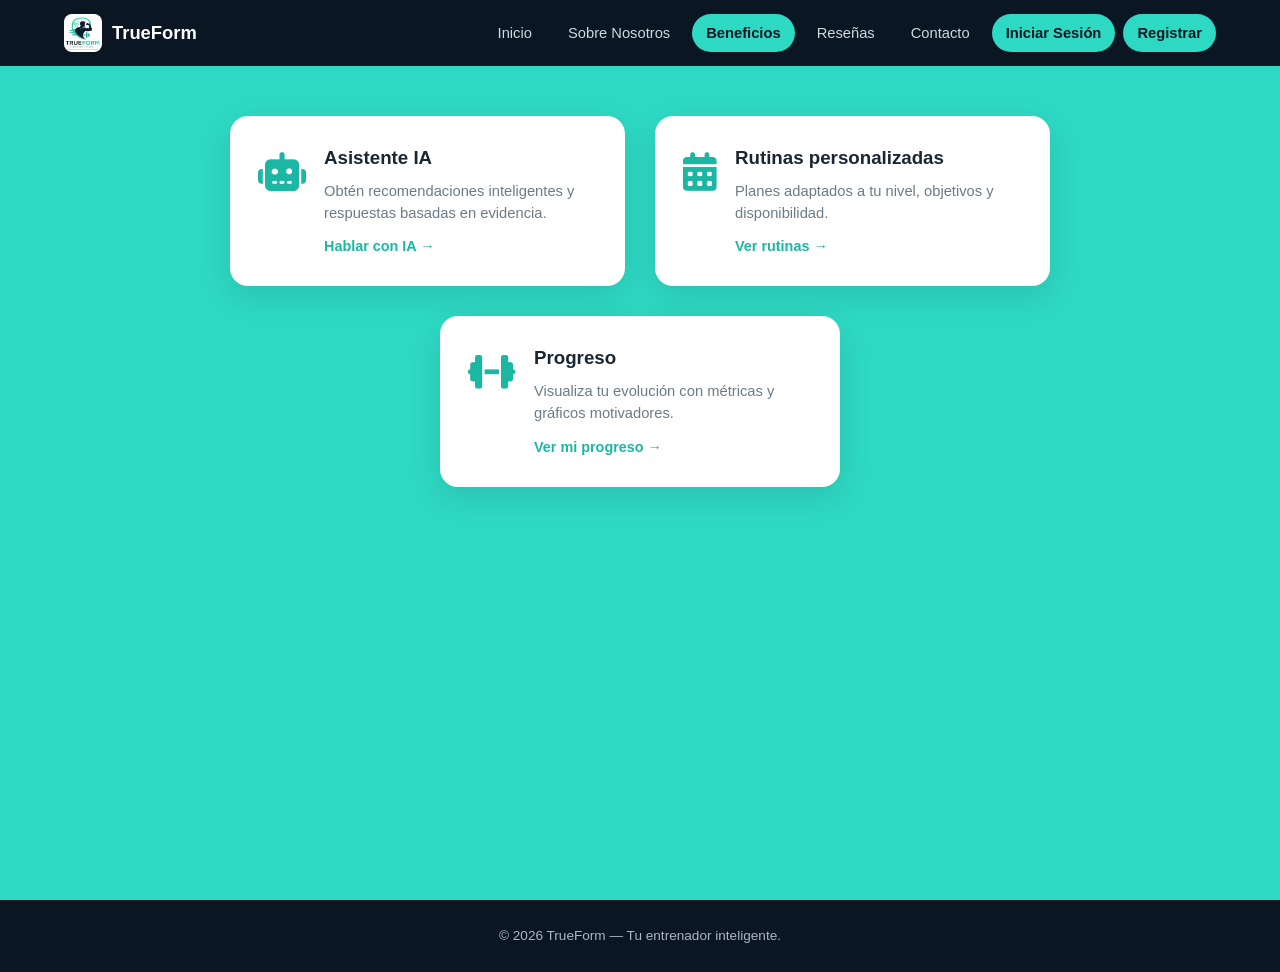
<file: html/beneficios.html>
<!DOCTYPE html>
<html lang="es">
<head>
  <meta charset="UTF-8">
  <meta name="viewport" content="width=device-width, initial-scale=1.0">
  <title>TrueForm - Beneficios</title>
  <link rel="stylesheet" href="../css/styles.css">
  <link rel="stylesheet" href="https://cdnjs.cloudflare.com/ajax/libs/font-awesome/6.5.1/css/all.min.css">
</head>
<body>

  <header class="navbar">
    <div class="nav-logo">
      <span class="logo-badge"><img src="../fotos/logo.jpeg" alt="TrueForm"></span>
      TrueForm
    </div>
    <button type="button" class="nav-toggle" aria-label="Abrir menu" onclick="toggleMenu()"><i class="fa-solid fa-bars"></i></button>
    <nav class="nav-links" id="navLinks">
      <a href="../index.html">Inicio</a>
      <a href="nosotros.html">Sobre Nosotros</a>
      <a href="beneficios.html" class="active">Beneficios</a>
      <a href="resenas.html">Reseñas</a>
      <a href="contacto.html">Contacto</a>
      <a href="login.html" class="btn-login">Iniciar Sesión</a>
      <a href="registro.html" class="btn-register">Registrar</a>
    </nav>
  </header>

  <main class="teal-page">
    <div class="container">
      <div class="benefit-grid">
        <div class="benefit-card">
          <div class="bc-icon"><i class="fa-solid fa-robot"></i></div>
          <div>
            <h3>Asistente IA</h3>
            <p>Obtén recomendaciones inteligentes y respuestas basadas en evidencia.</p>
            <a class="bc-link" href="#">Hablar con IA →</a>
          </div>
        </div>
        <div class="benefit-card">
          <div class="bc-icon"><i class="fa-solid fa-calendar-days"></i></div>
          <div>
            <h3>Rutinas personalizadas</h3>
            <p>Planes adaptados a tu nivel, objetivos y disponibilidad.</p>
            <a class="bc-link" href="#">Ver rutinas →</a>
          </div>
        </div>
        <div class="benefit-card center">
          <div class="bc-icon"><i class="fa-solid fa-dumbbell"></i></div>
          <div>
            <h3>Progreso</h3>
            <p>Visualiza tu evolución con métricas y gráficos motivadores.</p>
            <a class="bc-link" href="#">Ver mi progreso →</a>
          </div>
        </div>
      </div>
    </div>
  </main>

  <footer class="footer">© 2026 TrueForm — Tu entrenador inteligente.</footer>
  <script src="../js/main.js"></script>
</body>
</html>
</file>
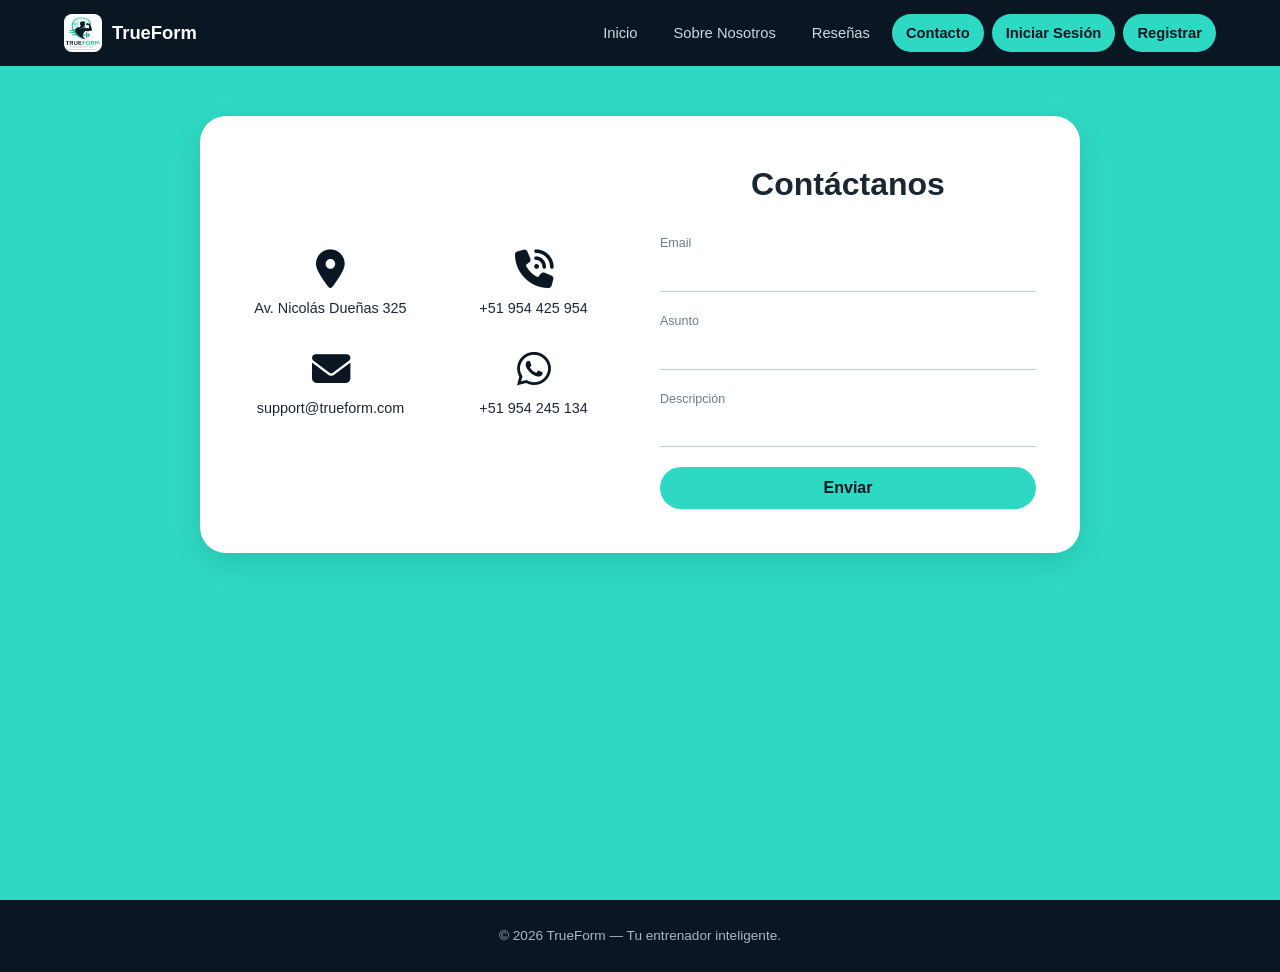
<file: html/contacto.html>
<!DOCTYPE html>
<html lang="es">
<head>
  <meta charset="UTF-8">
  <meta name="viewport" content="width=device-width, initial-scale=1.0">
  <title>TrueForm - Contacto</title>
  <link rel="stylesheet" href="../css/styles.css">
  <link rel="stylesheet" href="https://cdnjs.cloudflare.com/ajax/libs/font-awesome/6.5.1/css/all.min.css">
</head>
<body>

  <header class="navbar">
    <div class="nav-logo">
      <span class="logo-badge"><img src="../fotos/logo.jpeg" alt="TrueForm"></span>
      TrueForm
    </div>
    <button type="button" class="nav-toggle" aria-label="Abrir menu" onclick="toggleMenu()"><i class="fa-solid fa-bars"></i></button>
    <nav class="nav-links" id="navLinks">
      <a href="../index.html">Inicio</a>
      <a href="nosotros.html">Sobre Nosotros</a>
      <a href="resenas.html">Reseñas</a>
      <a href="contacto.html" class="active">Contacto</a>
      <a href="login.html" class="btn-login">Iniciar Sesión</a>
      <a href="registro.html" class="btn-register">Registrar</a>
    </nav>
  </header>

  <main class="teal-page">
    <div class="panel panel-split">

      <div class="contact-info">
        <div class="ci-item">
          <i class="fa-solid fa-location-dot"></i>
          <p>Av. Nicolás Dueñas 325</p>
        </div>
        <div class="ci-item">
          <i class="fa-solid fa-phone-volume"></i>
          <p>+51 954 425 954</p>
        </div>
        <div class="ci-item">
          <i class="fa-solid fa-envelope"></i>
          <p>support@trueform.com</p>
        </div>
        <div class="ci-item">
          <i class="fa-brands fa-whatsapp"></i>
          <p>+51 954 245 134</p>
        </div>
      </div>

      <form onsubmit="return handleForm(event, '¡Mensaje enviado! Te responderemos pronto.')">
        <h2 style="text-align:center">Contáctanos</h2>
        <div class="field">
          <label for="cEmail">Email</label>
          <input class="line-input" type="email" id="cEmail" name="email" required>
        </div>
        <div class="field">
          <label for="cAsunto">Asunto</label>
          <input class="line-input" type="text" id="cAsunto" name="asunto" required>
        </div>
        <div class="field">
          <label for="cDesc">Descripción</label>
          <input class="line-input" type="text" id="cDesc" name="descripcion" required>
        </div>
        <button type="submit" class="btn btn-primary btn-block">Enviar</button>
      </form>

    </div>
  </main>

  <footer class="footer">© 2026 TrueForm — Tu entrenador inteligente.</footer>
  <script src="../js/main.js"></script>
</body>
</html>
</file>
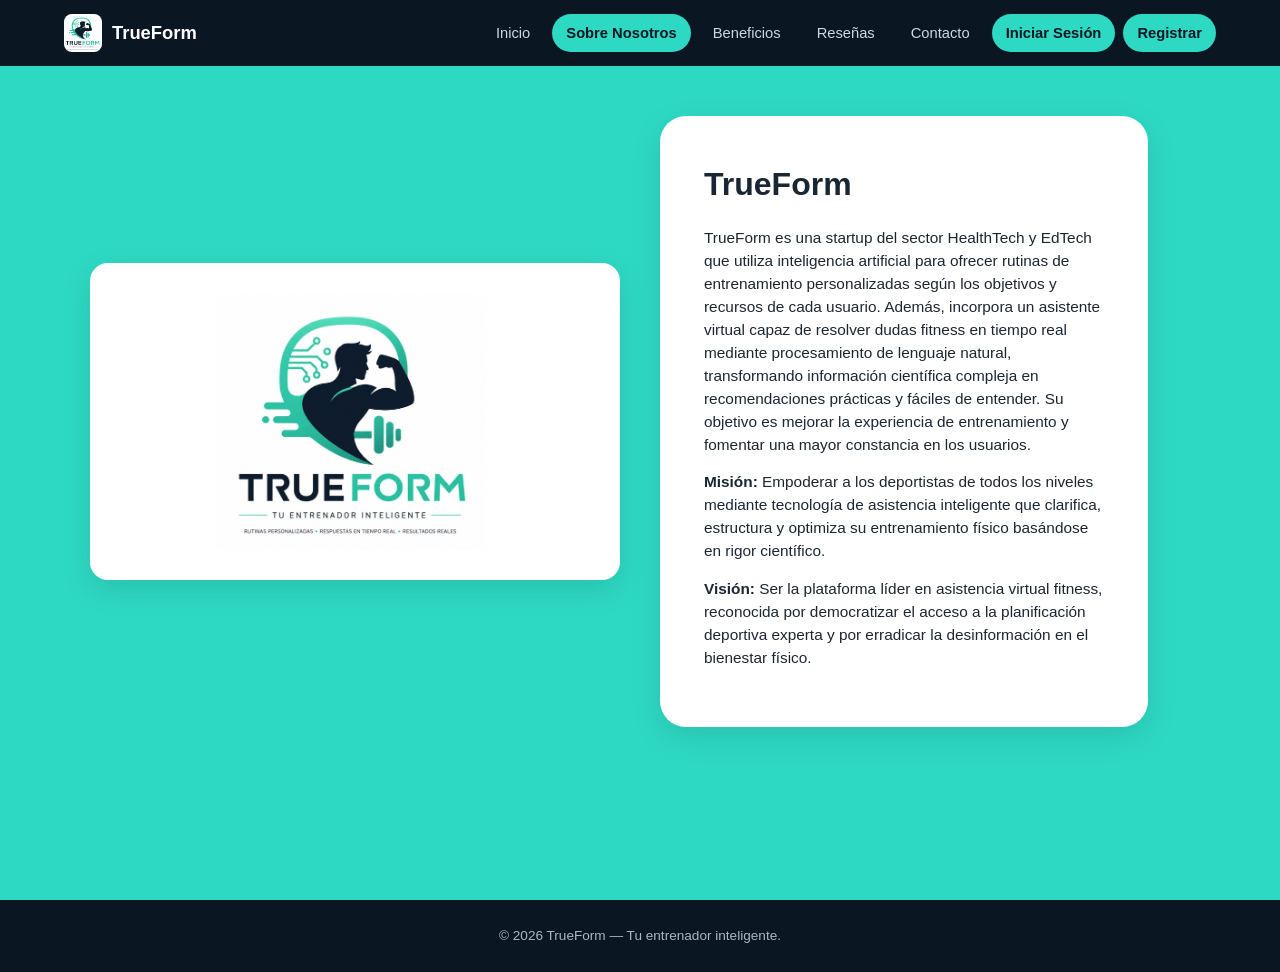
<file: html/nosotros.html>
<!DOCTYPE html>
<html lang="es">
<head>
  <meta charset="UTF-8">
  <meta name="viewport" content="width=device-width, initial-scale=1.0">
  <title>TrueForm - Sobre Nosotros</title>
  <link rel="stylesheet" href="../css/styles.css">
  <link rel="stylesheet" href="https://cdnjs.cloudflare.com/ajax/libs/font-awesome/6.5.1/css/all.min.css">
</head>
<body>

  <header class="navbar">
    <div class="nav-logo">
      <span class="logo-badge"><img src="../fotos/logo.jpeg" alt="TrueForm"></span>
      TrueForm
    </div>
    <button type="button" class="nav-toggle" aria-label="Abrir menu" onclick="toggleMenu()"><i class="fa-solid fa-bars"></i></button>
    <nav class="nav-links" id="navLinks">
      <a href="../index.html">Inicio</a>
      <a href="nosotros.html" class="active">Sobre Nosotros</a>
      <a href="beneficios.html">Beneficios</a>
      <a href="resenas.html">Reseñas</a>
      <a href="contacto.html">Contacto</a>
      <a href="login.html" class="btn-login">Iniciar Sesión</a>
      <a href="registro.html" class="btn-register">Registrar</a>
    </nav>
  </header>

  <main class="teal-page">
    <div class="container about-split">
      <div class="about-logo">
        <img src="../fotos/logo.jpeg" alt="Logo TrueForm" class="about-logo-img">
      </div>
      <div class="panel about-text">
        <h2>TrueForm</h2>
        <p class="intro">
          TrueForm es una startup del sector HealthTech y EdTech que utiliza inteligencia
          artificial para ofrecer rutinas de entrenamiento personalizadas según los objetivos y
          recursos de cada usuario. Además, incorpora un asistente virtual capaz de resolver dudas
          fitness en tiempo real mediante procesamiento de lenguaje natural, transformando
          información científica compleja en recomendaciones prácticas y fáciles de entender. Su
          objetivo es mejorar la experiencia de entrenamiento y fomentar una mayor constancia en
          los usuarios.
        </p>
        <p><strong>Misión:</strong> Empoderar a los deportistas de todos los niveles mediante
          tecnología de asistencia inteligente que clarifica, estructura y optimiza su entrenamiento
          físico basándose en rigor científico.</p>
        <p><strong>Visión:</strong> Ser la plataforma líder en asistencia virtual fitness,
          reconocida por democratizar el acceso a la planificación deportiva experta y por erradicar
          la desinformación en el bienestar físico.</p>
      </div>
    </div>
  </main>

  <footer class="footer">© 2026 TrueForm — Tu entrenador inteligente.</footer>
  <script src="../js/main.js"></script>
</body>
</html>
</file>
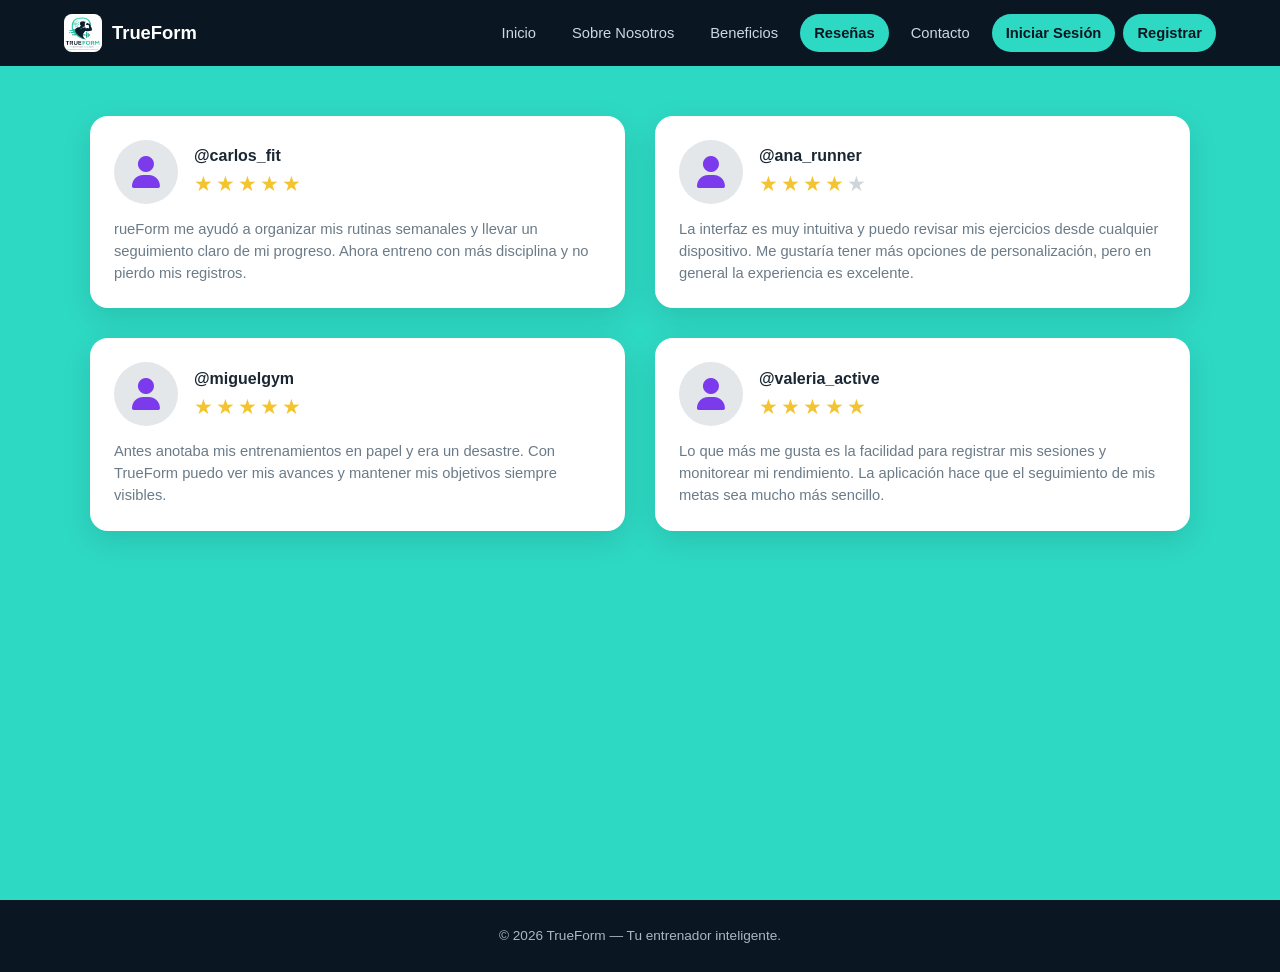
<file: html/resenas.html>
<!DOCTYPE html>
<html lang="es">
<head>
  <meta charset="UTF-8">
  <meta name="viewport" content="width=device-width, initial-scale=1.0">
  <title>TrueForm - Reseñas</title>
  <link rel="stylesheet" href="../css/styles.css">
  <link rel="stylesheet" href="https://cdnjs.cloudflare.com/ajax/libs/font-awesome/6.5.1/css/all.min.css">
</head>
<body>

  <header class="navbar">
    <div class="nav-logo">
      <span class="logo-badge"><img src="../fotos/logo.jpeg" alt="TrueForm"></span>
      TrueForm
    </div>
    <button type="button" class="nav-toggle" aria-label="Abrir menu" onclick="toggleMenu()"><i class="fa-solid fa-bars"></i></button>
    <nav class="nav-links" id="navLinks">
      <a href="../index.html">Inicio</a>
      <a href="nosotros.html">Sobre Nosotros</a>
      <a href="beneficios.html">Beneficios</a>
      <a href="resenas.html" class="active">Reseñas</a>
      <a href="contacto.html">Contacto</a>
      <a href="login.html" class="btn-login">Iniciar Sesión</a>
      <a href="registro.html" class="btn-register">Registrar</a>
    </nav>
  </header>

  <main class="teal-page">
    <div class="container reviews-grid">

      <div class="review-card">
        <div class="review-head">
          <div class="avatar"><i class="fa-solid fa-user"></i></div>
          <div>
            <div class="user">@carlos_fit</div>
            <div class="stars">★★★★★</div>
          </div>
        </div>
        <p>rueForm me ayudó a organizar mis rutinas semanales y llevar un seguimiento claro de mi progreso.
          Ahora entreno con más disciplina y no pierdo mis registros.</p>
      </div>

      <div class="review-card">
        <div class="review-head">
          <div class="avatar"><i class="fa-solid fa-user"></i></div>
          <div>
            <div class="user">@ana_runner</div>
            <div class="stars">★★★★<span class="off">★</span></div>
          </div>
        </div>
        <p>La interfaz es muy intuitiva y puedo revisar mis ejercicios desde cualquier dispositivo.
          Me gustaría tener más opciones de personalización, pero en general la experiencia es excelente.</p>
      </div>

      <div class="review-card">
        <div class="review-head">
          <div class="avatar"><i class="fa-solid fa-user"></i></div>
          <div>
            <div class="user">@miguelgym</div>
            <div class="stars">★★★★★<span class="off"></span></div>
          </div>
        </div>
        <p>Antes anotaba mis entrenamientos en papel y era un desastre.
          Con TrueForm puedo ver mis avances y mantener mis objetivos siempre visibles.</p>
      </div>

      <div class="review-card">
        <div class="review-head">
          <div class="avatar"><i class="fa-solid fa-user"></i></div>
          <div>
            <div class="user">@valeria_active</div>
            <div class="stars">★★★★★</div>
          </div>
        </div>
        <p>Lo que más me gusta es la facilidad para registrar mis sesiones y monitorear mi rendimiento.
          La aplicación hace que el seguimiento de mis metas sea mucho más sencillo.</p>
      </div>

    </div>
  </main>

  <footer class="footer">© 2026 TrueForm — Tu entrenador inteligente.</footer>
  <script src="../js/main.js"></script>
</body>
</html>
</file>
<file: css/styles.css>
/* ===== TrueForm - Estilos compartidos ===== */
:root {
  --dark: #0a1622;
  --dark-2: #0f2233;
  --teal: #2ed9c3;
  --teal-dark: #1bb7a3;
  --bg: #f3f5f8;
  --text: #1a2733;
  --muted: #6b7b88;
  --white: #ffffff;
  --shadow: 0 10px 30px rgba(10, 22, 34, 0.12);
  --radius: 18px;
  font-family: "Segoe UI", Roboto, Helvetica, Arial, sans-serif;
}

* { box-sizing: border-box; margin: 0; padding: 0; }

body {
  background: var(--bg);
  color: var(--text);
  line-height: 1.5;
}

a { text-decoration: none; color: inherit; }
img { max-width: 100%; display: block; }

.container { width: min(1100px, 92%); margin: 0 auto; }

/* ===== Navbar ===== */
.navbar {
  background: var(--dark);
  color: var(--white);
  display: flex;
  align-items: center;
  justify-content: space-between;
  padding: 14px 5%;
  position: sticky;
  top: 0;
  z-index: 50;
}
.nav-logo {
  display: flex;
  align-items: center;
  gap: 10px;
  font-weight: 700;
  font-size: 1.15rem;
}
.nav-logo .logo-badge {
  width: 38px; height: 38px;
  background: var(--white);
  color: var(--dark);
  border-radius: 10px;
  display: grid; place-items: center;
  font-size: 1.1rem;
  color: var(--teal-dark);
}
.nav-links { display: flex; align-items: center; gap: 8px; flex-wrap: wrap; }
.nav-links a {
  color: #cdd8e0;
  padding: 8px 14px;
  border-radius: 999px;
  font-size: .92rem;
  transition: .2s;
}
.nav-links a:hover { color: var(--white); }
.nav-links a.active {
  background: var(--teal);
  color: var(--dark);
  font-weight: 600;
}
.nav-links a.btn-login,
.nav-links a.btn-register {
  background: var(--teal);
  color: var(--dark);
  font-weight: 700;
}
.nav-links a.btn-login:hover,
.nav-links a.btn-register:hover {
  background: var(--teal-dark);
  color: var(--white);
}
.nav-toggle {
  display: none;
  background: none; border: none; color: var(--white);
  font-size: 1.4rem; cursor: pointer;
}

/* ===== Botones ===== */
.btn {
  display: inline-block;
  border: none;
  cursor: pointer;
  padding: 12px 26px;
  border-radius: 999px;
  font-size: 1rem;
  font-weight: 600;
  transition: .2s;
}
.btn-primary { background: var(--teal); color: var(--dark); }
.btn-primary:hover { background: var(--teal-dark); color: var(--white); }
.btn-ghost { background: transparent; color: var(--white); border: 1px solid rgba(255,255,255,.4); }
.btn-ghost:hover { background: rgba(255,255,255,.1); }
.btn-block { width: 100%; }

/* ===== Hero (Inicio) ===== */
.hero {
  background: linear-gradient(120deg, #0a1622 0%, #0f2536 60%, #123 100%);
  color: var(--white);
  border-radius: var(--radius);
  margin: 26px auto 0;
  padding: 46px;
  display: grid;
  grid-template-columns: 1fr 1fr;
  gap: 34px;
  align-items: center;
  overflow: hidden;
}
.hero h1 { font-size: 2.6rem; line-height: 1.1; margin-bottom: 16px; }
.hero h1 span { color: var(--teal); }
.hero p { color: #c7d3dc; margin-bottom: 24px; max-width: 440px; }
.hero-actions { display: flex; gap: 14px; flex-wrap: wrap; }
.hero-img img { border-radius: 14px; height: 100%; object-fit: cover; }

/* Tarjetas resumen sobre el hero */
.feature-strip {
  width: min(1000px, 92%);
  margin: -50px auto 0;
  background: var(--white);
  border: 2px solid var(--teal);
  border-radius: var(--radius);
  box-shadow: var(--shadow);
  display: grid;
  grid-template-columns: repeat(3, 1fr);
  gap: 18px;
  padding: 22px;
  position: relative;
  z-index: 5;
}
.feature-strip .fs-item { display: flex; gap: 12px; }
.feature-strip .fs-icon {
  width: 44px; height: 44px; flex-shrink: 0;
  border-radius: 12px;
  background: #e7faf6; color: var(--teal-dark);
  display: grid; place-items: center; font-size: 1.1rem;
}
.feature-strip h4 { font-size: 1rem; margin-bottom: 3px; }
.feature-strip p { font-size: .8rem; color: var(--muted); margin-bottom: 6px; }
.feature-strip .fs-link { color: var(--teal-dark); font-size: .82rem; font-weight: 600; }

/* Sección hábitos */
.section { padding: 60px 0; }
.section-title { text-align: center; font-size: 1.9rem; margin-bottom: 8px; }
.section-sub { text-align: center; color: var(--muted); margin-bottom: 38px; }

.cards-4 {
  display: grid;
  grid-template-columns: repeat(4, 1fr);
  gap: 18px;
}
.mini-card {
  background: var(--white);
  border-radius: 14px;
  padding: 20px;
  box-shadow: var(--shadow);
}
.mini-card .mc-icon { color: var(--teal-dark); font-size: 1.3rem; margin-bottom: 10px; }
.mini-card h4 { font-size: 1rem; margin-bottom: 4px; }
.mini-card p { font-size: .82rem; color: var(--muted); }

/* ===== Páginas con fondo teal ===== */
.teal-page {
  background: var(--teal);
  min-height: calc(100vh - 66px);
  padding: 50px 0;
  display: flex;
  align-items: flex-start;
  justify-content: center;
}

/* Tarjeta blanca grande (auth, contacto) */
.panel {
  background: var(--white);
  border-radius: 26px;
  box-shadow: var(--shadow);
  padding: 44px;
  width: min(880px, 92%);
}
.panel-split { display: grid; grid-template-columns: 1fr 1fr; gap: 40px; align-items: center; }
.panel h2 { font-size: 2rem; margin-bottom: 26px; font-weight: 600; }

/* Formularios estilo línea */
.field { margin-bottom: 20px; }
.field label { display: block; font-size: .78rem; color: var(--muted); margin-bottom: 4px; }
.line-input, .line-select {
  width: 100%;
  border: none;
  border-bottom: 1.5px solid #c4ccd3;
  background: transparent;
  padding: 8px 2px;
  font-size: 1rem;
  outline: none;
}
.line-input:focus, .line-select:focus { border-color: var(--teal-dark); }
.field-row { display: grid; grid-template-columns: 1fr 1fr; gap: 20px; }

.social-row { display: flex; gap: 18px; margin-top: 22px; font-size: 1.6rem; }
.social-row a.g { color: #db4437; }
.social-row a.f { color: #1877f2; }
.social-row a.a { color: #111; }

.qr { display: grid; place-items: center; }
.qr img { width: 230px; height: 230px; }

.check-row { display: flex; align-items: center; gap: 8px; margin: 6px 0 18px; font-size: .9rem; }

.btn-social {
  display: flex; align-items: center; justify-content: center; gap: 10px;
  width: 80%; margin: 10px auto 0;
}

/* ===== Contacto ===== */
.contact-info { display: grid; grid-template-columns: 1fr 1fr; gap: 30px; text-align: center; }
.contact-info .ci-item i { font-size: 2.4rem; color: var(--dark); margin-bottom: 10px; }
.contact-info .ci-item p { font-size: .9rem; }

/* ===== Reseñas ===== */
.reviews-grid {
  display: grid;
  grid-template-columns: 1fr 1fr;
  gap: 30px;
}
.review-card {
  background: var(--white);
  border-radius: 18px;
  padding: 24px;
  box-shadow: var(--shadow);
}
.review-head { display: flex; align-items: center; gap: 16px; margin-bottom: 14px; }
.review-head .avatar {
  width: 64px; height: 64px; border-radius: 50%;
  background: #e3e7ea; flex-shrink: 0;
  display: grid; place-items: center;
  color: #7c3aed; font-size: 2rem; overflow: hidden;
}
.review-head .user { font-weight: 600; }
.stars { color: #f4c430; font-size: 1.3rem; letter-spacing: 3px; }
.stars .off { color: #cfd6db; }
.review-card p { color: var(--muted); font-size: .92rem; }

/* ===== Beneficios ===== */
.benefit-grid { display: grid; grid-template-columns: 1fr 1fr; gap: 30px; max-width: 820px; margin: 0 auto; }
.benefit-card {
  background: var(--white);
  border-radius: 18px;
  padding: 28px;
  box-shadow: var(--shadow);
  display: flex; gap: 18px; align-items: flex-start;
}
.benefit-card .bc-icon { font-size: 2.4rem; color: var(--teal-dark); }
.benefit-card h3 { margin-bottom: 8px; }
.benefit-card p { color: var(--muted); font-size: .92rem; margin-bottom: 10px; }
.benefit-card .bc-link { color: var(--teal-dark); font-weight: 600; font-size: .9rem; }
.benefit-grid .benefit-card.center { grid-column: 1 / -1; max-width: 400px; margin: 0 auto; }

/* ===== Sobre nosotros ===== */
.about-split { display: grid; grid-template-columns: 1fr 1fr; gap: 40px; align-items: center; }
.about-logo {
  background: var(--white); border-radius: 18px; padding: 30px;
  display: grid; place-items: center; box-shadow: var(--shadow);
}
.about-logo .big-badge {
  width: 150px; height: 150px; border-radius: 50%;
  background: var(--dark); color: var(--teal);
  display: grid; place-items: center; font-size: 4rem;
}
.about-logo h3 { margin-top: 16px; letter-spacing: 4px; color: var(--dark); }
.about-logo-img { width: 100%; max-width: 320px; border-radius: 12px; }
.about-text h2 { font-size: 2rem; margin-bottom: 18px; }
.about-text p { margin-bottom: 14px; font-size: .96rem; }
.about-text .intro { color: var(--text); }

/* ===== Equipo ===== */
.team-grid {
  display: grid;
  grid-template-columns: repeat(5, 1fr);
  gap: 20px;
}
.team-card {
  background: var(--white);
  border-radius: 16px;
  padding: 28px 18px;
  box-shadow: var(--shadow);
  text-align: center;
}
.team-avatar {
  width: 110px; height: 110px;
  margin: 0 auto 16px;
  border-radius: 50%;
  background: #e3e7ea;
  border: 4px solid var(--teal);
  display: grid; place-items: center;
  color: var(--teal-dark);
  font-size: 3rem;
  overflow: hidden;
}
.team-avatar img { width: 100%; height: 100%; object-fit: cover; }
.team-card h3 { font-size: 1.02rem; margin-bottom: 12px; }
.team-card p { font-size: .85rem; color: var(--muted); }

/*  Equipo  */
.team-grid {
  display: grid;
  grid-template-columns: repeat(5, 1fr);
  gap: 20px;
}
.team-card {
  background: var(--white);
  border-radius: 16px;
  padding: 28px 18px;
  box-shadow: var(--shadow);
  text-align: center;
}
.team-avatar {
  width: 110px; height: 110px;
  margin: 0 auto 16px;
  border-radius: 50%;
  background: #e3e7ea;
  border: 4px solid var(--teal);
  display: grid; place-items: center;
  color: var(--teal-dark);
  font-size: 3rem;
  overflow: hidden;
}
.team-avatar img { width: 100%; height: 100%; object-fit: cover; }
.team-card h3 { font-size: 1.02rem; margin-bottom: 12px; }
.team-card p { font-size: .85rem; color: var(--muted); }

/* Logo en navbar como imagen */
.nav-logo .logo-badge img { width: 100%; height: 100%; object-fit: cover; border-radius: 8px; }

/* ===== Footer ===== */
.footer {
  background: var(--dark);
  color: #aab8c2;
  text-align: center;
  padding: 26px;
  font-size: .85rem;
}

/* ===== Responsive ===== */
@media (max-width: 820px) {
  .nav-toggle { display: block; }
  .nav-links {
    display: none;
    position: absolute; top: 66px; left: 0; right: 0;
    background: var(--dark);
    flex-direction: column; align-items: stretch;
    padding: 12px 5%;
  }
  .nav-links.open { display: flex; }
  .nav-links a { padding: 12px; }
  .hero, .panel-split, .about-split { grid-template-columns: 1fr; }
  .feature-strip, .cards-4, .reviews-grid, .benefit-grid, .contact-info { grid-template-columns: 1fr; }
  .team-grid { grid-template-columns: 1fr 1fr; }
  .hero h1 { font-size: 2rem; }
}
</file>
